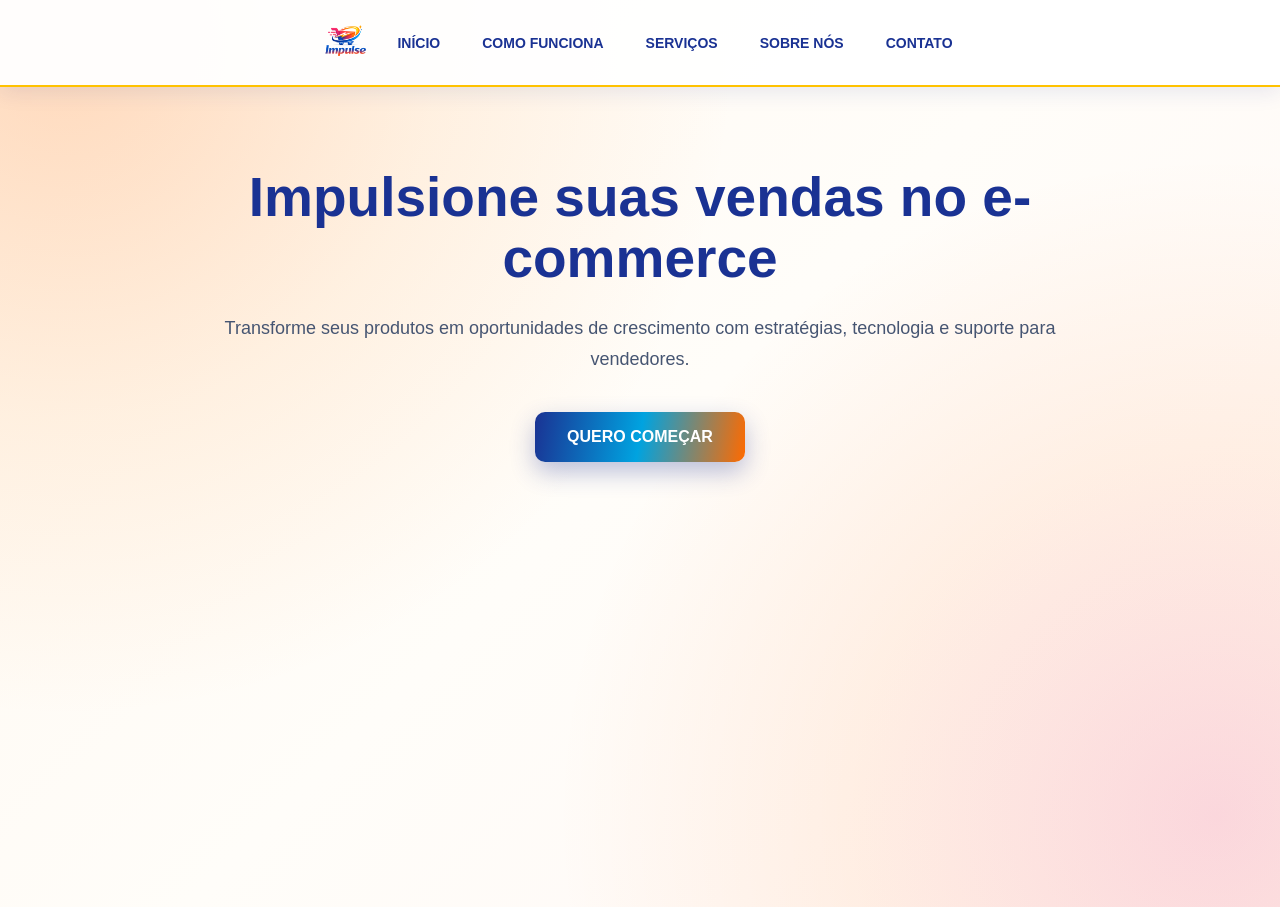
<file: index.html>
<!DOCTYPE html>
<html lang="pt-BR">

<head>
    <meta charset="UTF-8">
    <meta name="viewport" content="width=device-width, initial-scale=1.0">

    <title>Impulse</title>

    <link rel="stylesheet" href="style.css">
</head>

<body>

    <header>

        <nav>

            <a href="index.html" class="logo">
                <img src="logo.jpg"
            </a>

            <a href="index.html">
                <button>INÍCIO</button>
            </a>

            <a href="como-funciona.html">
                <button>COMO FUNCIONA</button>
            </a>

            <a href="servico.html">
                <button>SERVIÇOS</button>
            </a>

            <a href="sobre.html">
                <button>SOBRE NÓS</button>
            </a>

            <a href="contato.html">
                <button>CONTATO</button>
            </a>

        </nav>

    </header>


    <main>

        <section>

            <h1>
                Impulsione suas vendas no e-commerce
            </h1>

            <p>
                Transforme seus produtos em oportunidades de crescimento
                com estratégias, tecnologia e suporte para vendedores.
            </p>

            <a href="Problemas.html">
                <button>
                    QUERO COMEÇAR
                </button>
            </a>

        </section>

    </main>

</body>

</html>
</file>
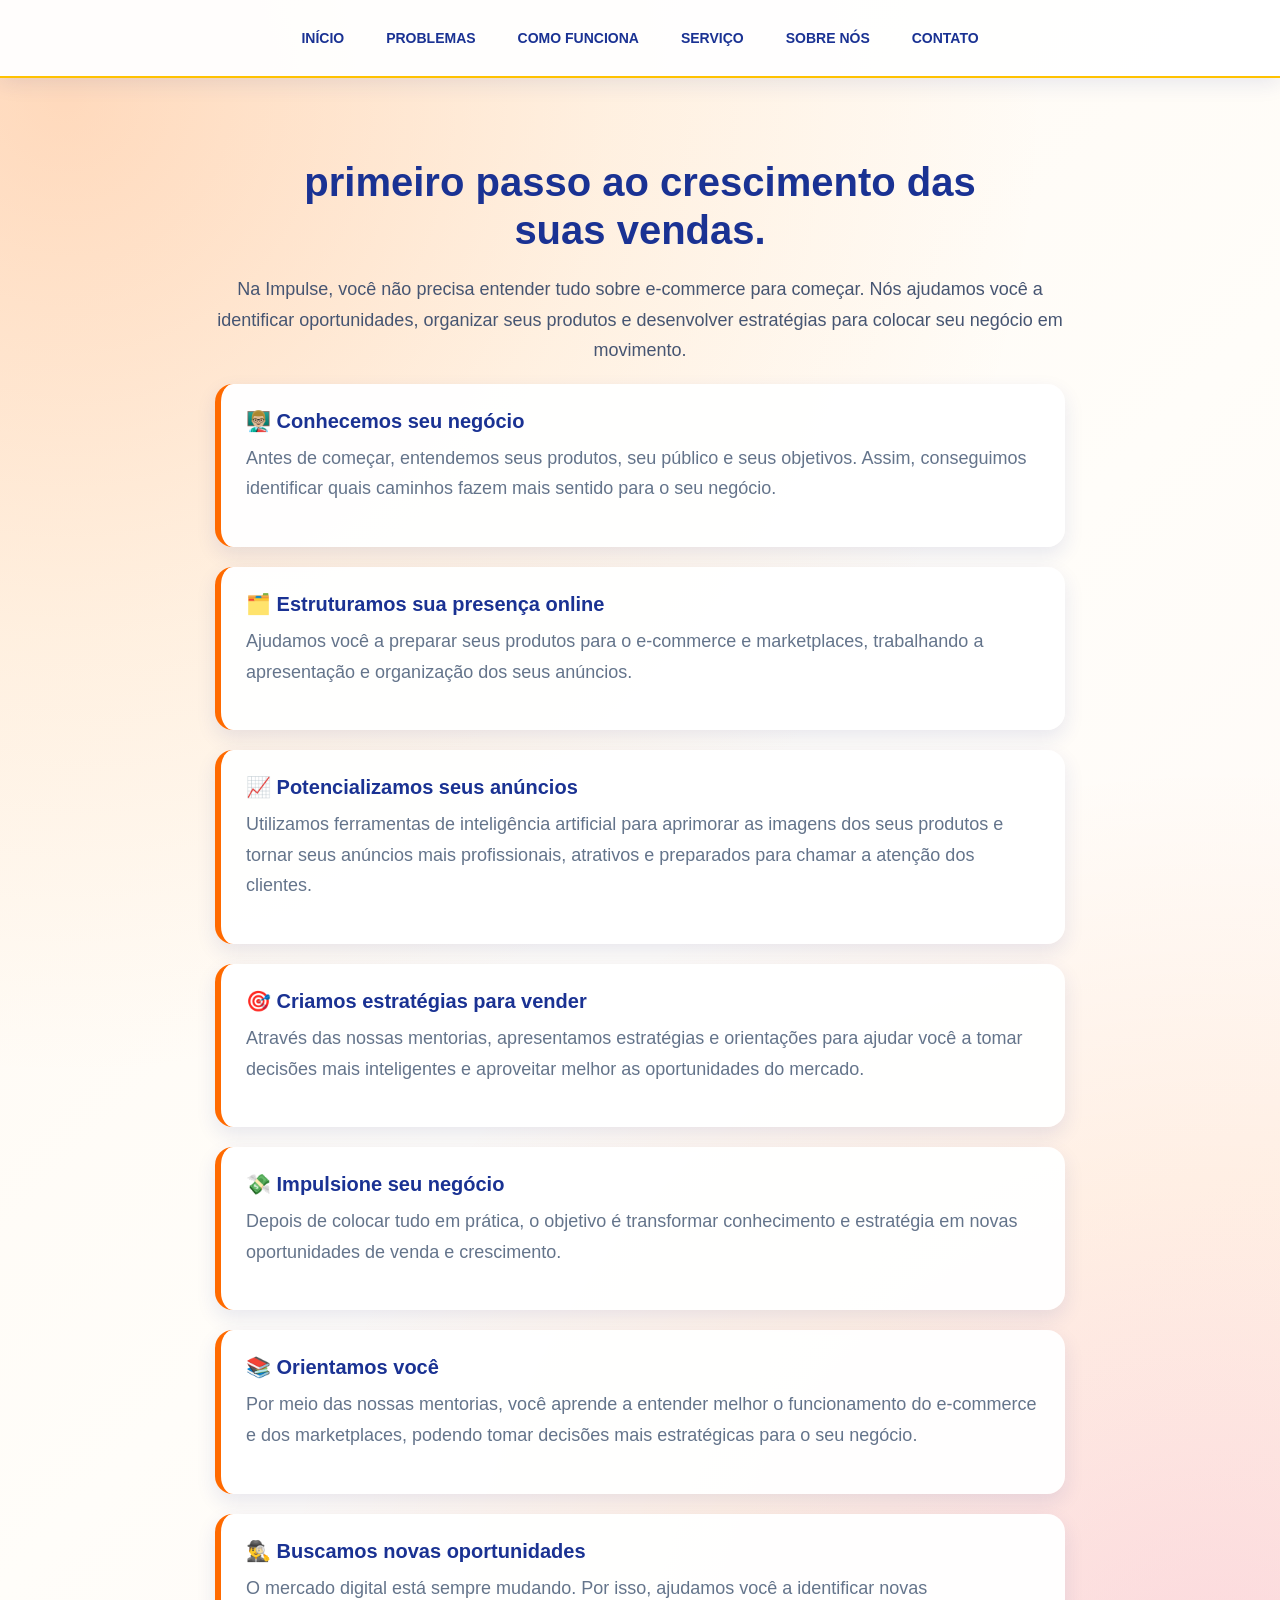
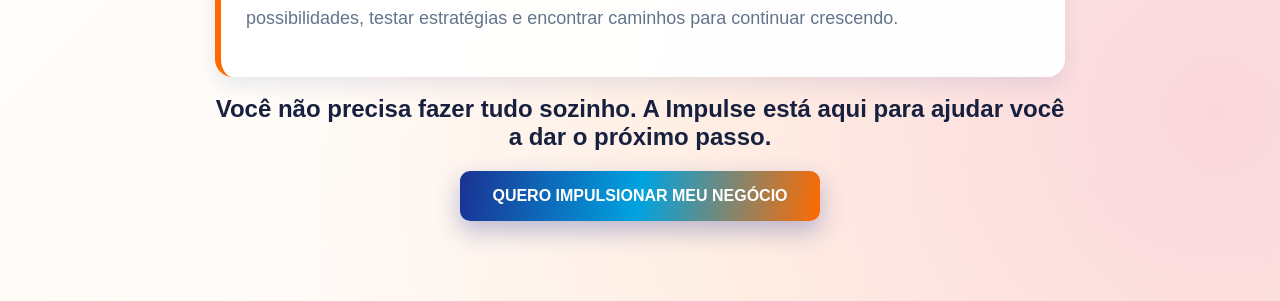
<file: comofunciona.html>
<!DOCTYPE html>
<html lang="pt-BR">

<head>
    <meta charset="UTF-8">
    <meta name="viewport" content="width=device-width, initial-scale=1.0">
    <title>Como Funciona</title>
    <link rel="stylesheet" href="style.css">
</head>

<body>

    <header>
        <nav>
            <a href="index.html"><button>INÍCIO</button></a>
            <a href="Problemas.html"><button>PROBLEMAS</button></a>
            <a href="comofunciona.html"><button>COMO FUNCIONA</button></a>
            <a href="servico.html"><button>SERVIÇO</button></a>
            <a href="sobre.html"><button>SOBRE NÓS</button></a>
            <a href="contato.html"><button>CONTATO</button></a>
        </nav>
    </header>

    <main>

        <section>
            <h2 class="titulo-principal"> primeiro passo ao crescimento das suas vendas.</h2>

            <p>
                Na Impulse, você não precisa entender tudo sobre e-commerce para começar.
                Nós ajudamos você a identificar oportunidades, organizar seus produtos
                e desenvolver estratégias para colocar seu negócio em movimento.
            </p>
        </section>

        <section>

            <ul class="etapas">

                <li>
                    <h3>👨🏼‍🏫 Conhecemos seu negócio</h3>
                    <p>
                        Antes de começar, entendemos seus produtos, seu público e seus objetivos.
                        Assim, conseguimos identificar quais caminhos fazem mais sentido para o seu negócio.
                    </p>
                </li>

                <li>
                    <h3>🗂️ Estruturamos sua presença online</h3>
                    <p>
                        Ajudamos você a preparar seus produtos para o e-commerce e marketplaces,
                        trabalhando a apresentação e organização dos seus anúncios.
                    </p>
                </li>

                <li>
                    <h3>📈 Potencializamos seus anúncios</h3>
                    <p>
                        Utilizamos ferramentas de inteligência artificial para aprimorar as imagens
                        dos seus produtos e tornar seus anúncios mais profissionais, atrativos
                        e preparados para chamar a atenção dos clientes.
                    </p>
                </li>

                <li>
                    <h3>🎯 Criamos estratégias para vender</h3>
                    <p>
                        Através das nossas mentorias, apresentamos estratégias e orientações
                        para ajudar você a tomar decisões mais inteligentes e aproveitar melhor
                        as oportunidades do mercado.
                    </p>
                </li>

                <li>
                    <h3>💸 Impulsione seu negócio</h3>
                    <p>
                        Depois de colocar tudo em prática, o objetivo é transformar conhecimento
                        e estratégia em novas oportunidades de venda e crescimento.
                    </p>
                </li>

                <li>
                    <h3>📚 Orientamos você</h3>
                    <p>
                        Por meio das nossas mentorias, você aprende a entender melhor o funcionamento
                        do e-commerce e dos marketplaces, podendo tomar decisões mais estratégicas
                        para o seu negócio.
                    </p>
                </li>

                <li>
                    <h3>🕵️‍♂️ Buscamos novas oportunidades</h3>
                    <p>
                        O mercado digital está sempre mudando. Por isso, ajudamos você a identificar
                        novas possibilidades, testar estratégias e encontrar caminhos para continuar crescendo.
                    </p>
                </li>

            </ul>

        </section>

        <section>
            <br>

            <h2 class="frase-final">
                Você não precisa fazer tudo sozinho.
                A Impulse está aqui para ajudar você a dar o próximo passo.
            </h2>

            <a href="servico.html">
                <button class="botao-final"> QUERO IMPULSIONAR MEU NEGÓCIO </button>
            </a>

        </section>

    </main>

</body>

</html>
</file>
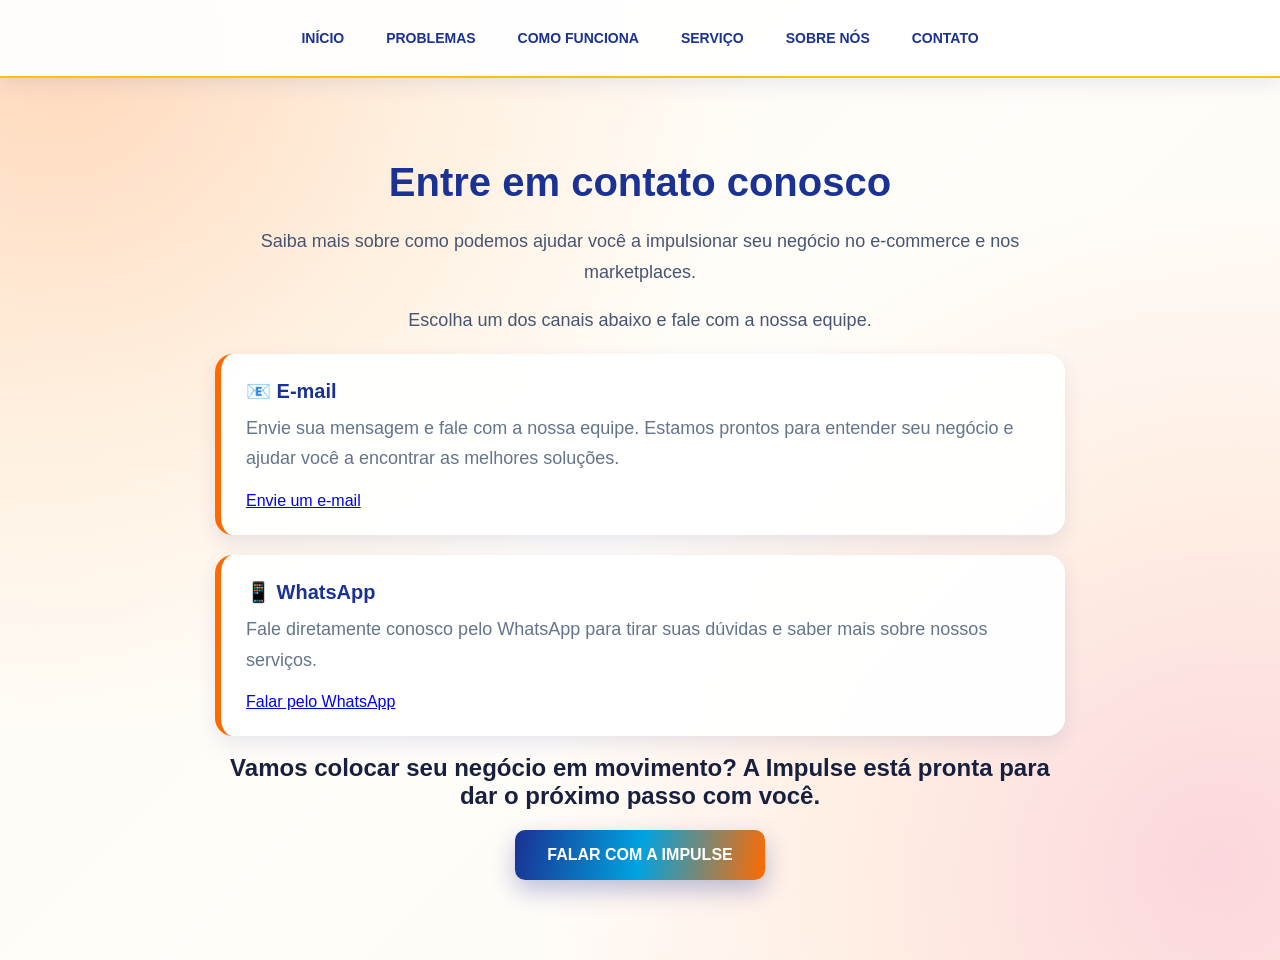
<file: contato.html>
<!DOCTYPE html>
<html lang="pt-BR">

<head>
    <meta charset="UTF-8">
    <meta name="viewport" content="width=device-width, initial-scale=1.0">

    <title>Contato</title>

    <link rel="stylesheet" href="style.css">
</head>

<body>

    <header>

        <nav>

            <a href="index.html">
                <button>INÍCIO</button>
            </a>

            <a href="Problemas.html">
                <button>PROBLEMAS</button>
            </a>

            <a href="comofunciona.html">
                <button>COMO FUNCIONA</button>
            </a>

            <a href="servico.html">
                <button>SERVIÇO</button>
            </a>

            <a href="sobre.html">
                <button>SOBRE NÓS</button>
            </a>

            <a href="contato.html">
                <button>CONTATO</button>
            </a>

        </nav>

    </header>


    <main>

        <!-- INTRODUÇÃO -->

        <section>

            <h2 class="titulo-principal">
                Entre em contato conosco
            </h2>

            <p>
                Saiba mais sobre como podemos ajudar você a
                impulsionar seu negócio no e-commerce e nos marketplaces.
            </p>

            <p>
                Escolha um dos canais abaixo e fale com a nossa equipe.
            </p>

        </section>


        <!-- CANAIS DE CONTATO -->

        <section>

            <ul class="etapas">

                <li>

                    <h3>📧 E-mail</h3>

                    <p>
                        Envie sua mensagem e fale com a nossa equipe.
                        Estamos prontos para entender seu negócio
                        e ajudar você a encontrar as melhores soluções.
                    </p>

                    <a href="mailto:contato@impulse.com">
                        Envie um e-mail
                    </a>

                </li>


                <li>

                    <h3>📱 WhatsApp</h3>

                    <p>
                        Fale diretamente conosco pelo WhatsApp
                        para tirar suas dúvidas e saber mais
                        sobre nossos serviços.
                    </p>

                    <a href="tel:+5513999999999">
                        Falar pelo WhatsApp
                    </a>

                </li>

            </ul>

        </section>


        <!-- FRASE FINAL -->

        <section>

            <br>

            <h2 class="frase-final">
                Vamos colocar seu negócio em movimento?
                A Impulse está pronta para dar o próximo passo com você.
            </h2>

            <a href="mailto:contato@impulse.com">

                <button class="botao-final">
                    FALAR COM A IMPULSE
                </button>

            </a>

        </section>


    </main>

</body>

</html>
</file>
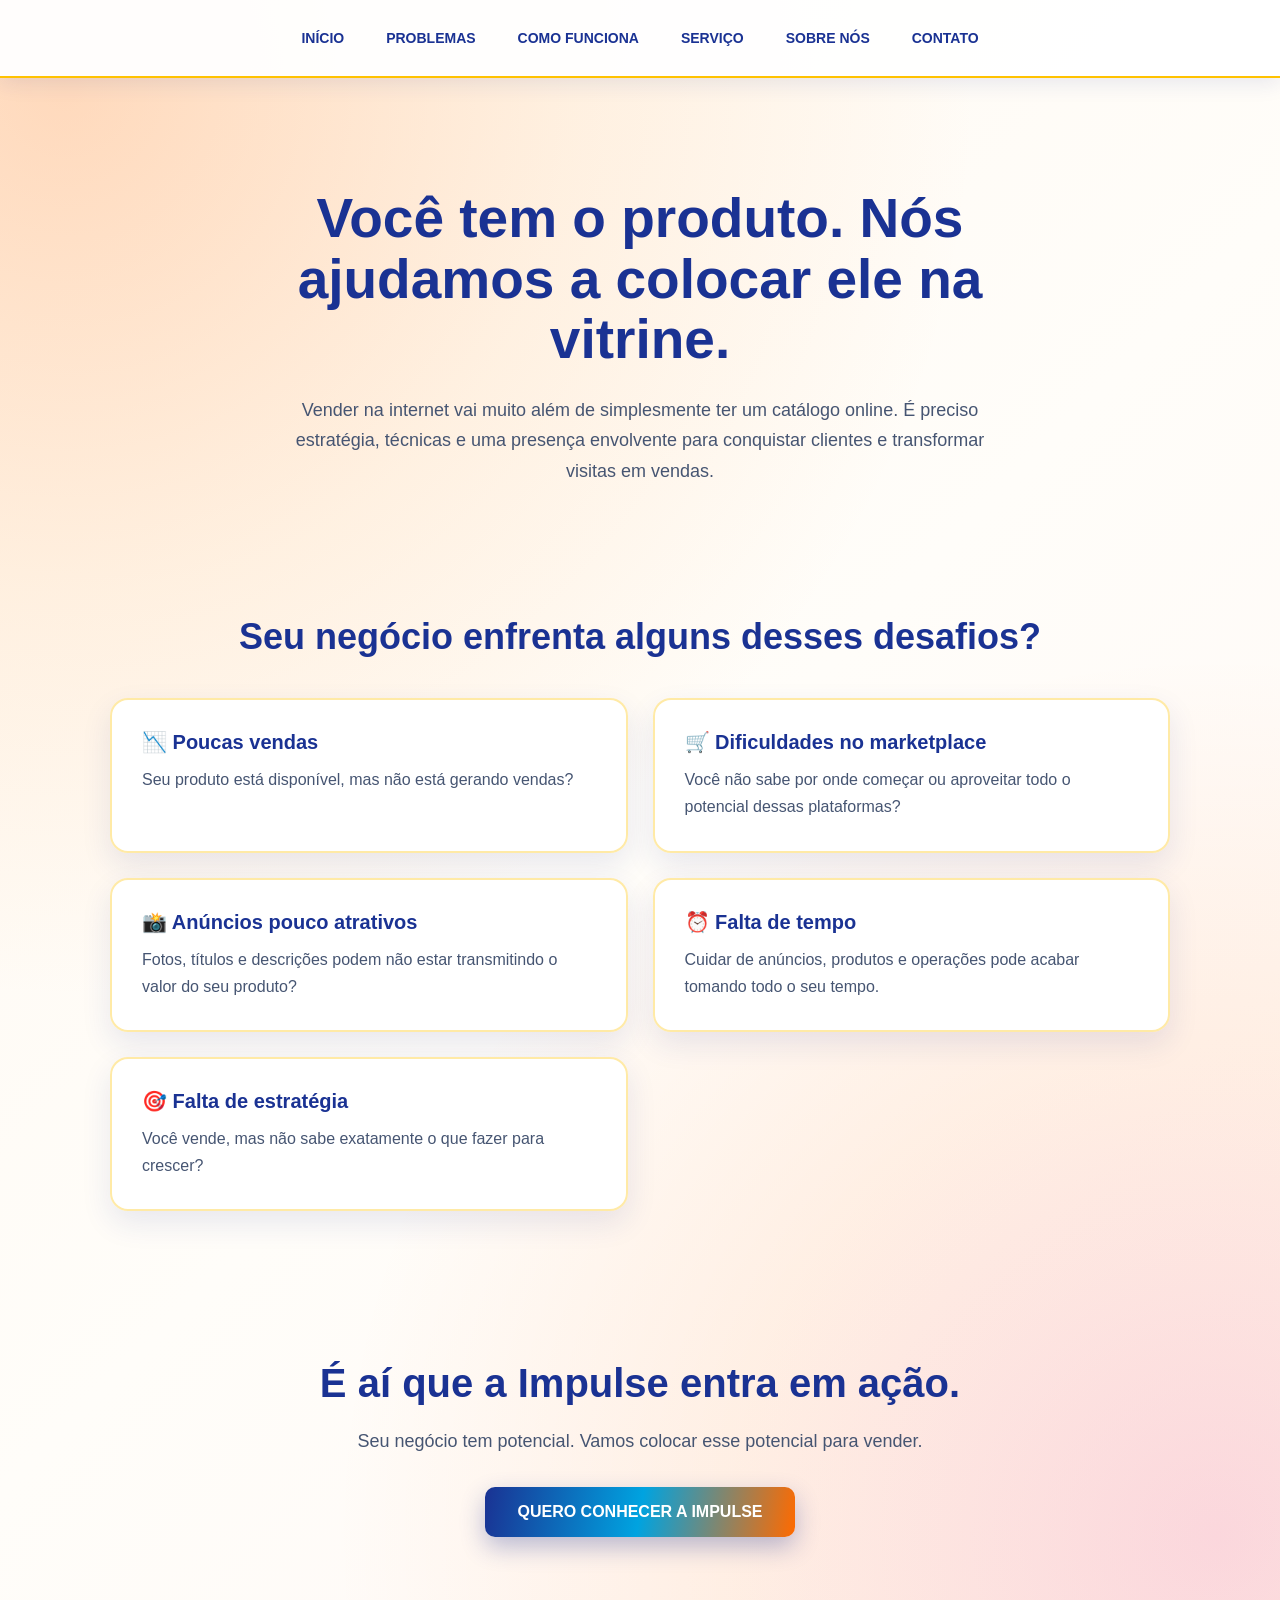
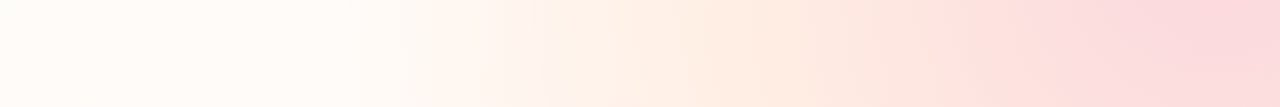
<file: Problemas.html>
<!DOCTYPE html>
<html lang="pt-BR">

<head>
    <meta charset="UTF-8">
    <meta name="viewport" content="width=device-width, initial-scale=1.0">
    <title>Problemas - Impulse</title>

    <link rel="stylesheet" href="style.css">
</head>

<body>

    <header>
        <nav>
            <a href="index.html"><button>INÍCIO</button></a>
            <a href="Problemas.html"><button>PROBLEMAS</button></a>
            <a href="comofunciona.html"><button>COMO FUNCIONA</button></a>
            <a href="servico.html"><button>SERVIÇO</button></a>
            <a href="sobre.html"><button>SOBRE NÓS</button></a>
            <a href="contato.html"><button>CONTATO</button></a>
        </nav>
    </header>

    <main class="pagina-problemas">

        <section class="intro-problemas">

            <h1>Você tem o produto. Nós ajudamos a colocar ele na vitrine.</h1>

            <p>
                Vender na internet vai muito além de simplesmente ter um
                catálogo online. É preciso estratégia, técnicas e uma
                presença envolvente para conquistar clientes e transformar
                visitas em vendas.
            </p>

        </section>

        <section class="desafios">

            <h2>Seu negócio enfrenta alguns desses desafios?</h2>

            <div class="cards-problemas">

                <div class="card-problema">
                    <h3>📉 Poucas vendas</h3>
                    <p>
                        Seu produto está disponível, mas não está gerando vendas?
                    </p>
                </div>

                <div class="card-problema">
                    <h3>🛒 Dificuldades no marketplace</h3>
                    <p>
                        Você não sabe por onde começar ou aproveitar todo
                        o potencial dessas plataformas?
                    </p>
                </div>

                <div class="card-problema">
                    <h3>📸 Anúncios pouco atrativos</h3>
                    <p>
                        Fotos, títulos e descrições podem não estar
                        transmitindo o valor do seu produto?
                    </p>
                </div>

                <div class="card-problema">
                    <h3>⏰ Falta de tempo</h3>
                    <p>
                        Cuidar de anúncios, produtos e operações pode acabar
                        tomando todo o seu tempo.
                    </p>
                </div>

                <div class="card-problema">
                    <h3>🎯 Falta de estratégia</h3>
                    <p>
                        Você vende, mas não sabe exatamente o que fazer
                        para crescer?
                    </p>
                </div>

            </div>

        </section>

        <section class="solucao">

            <h2>É aí que a Impulse entra em ação.</h2>

            <p>
                Seu negócio tem potencial. Vamos colocar esse potencial para vender.
            </p>

            <a href="comofunciona.html">
                <button>QUERO CONHECER A IMPULSE</button>
            </a>

        </section>

    </main>

</body>

</html>
</file>
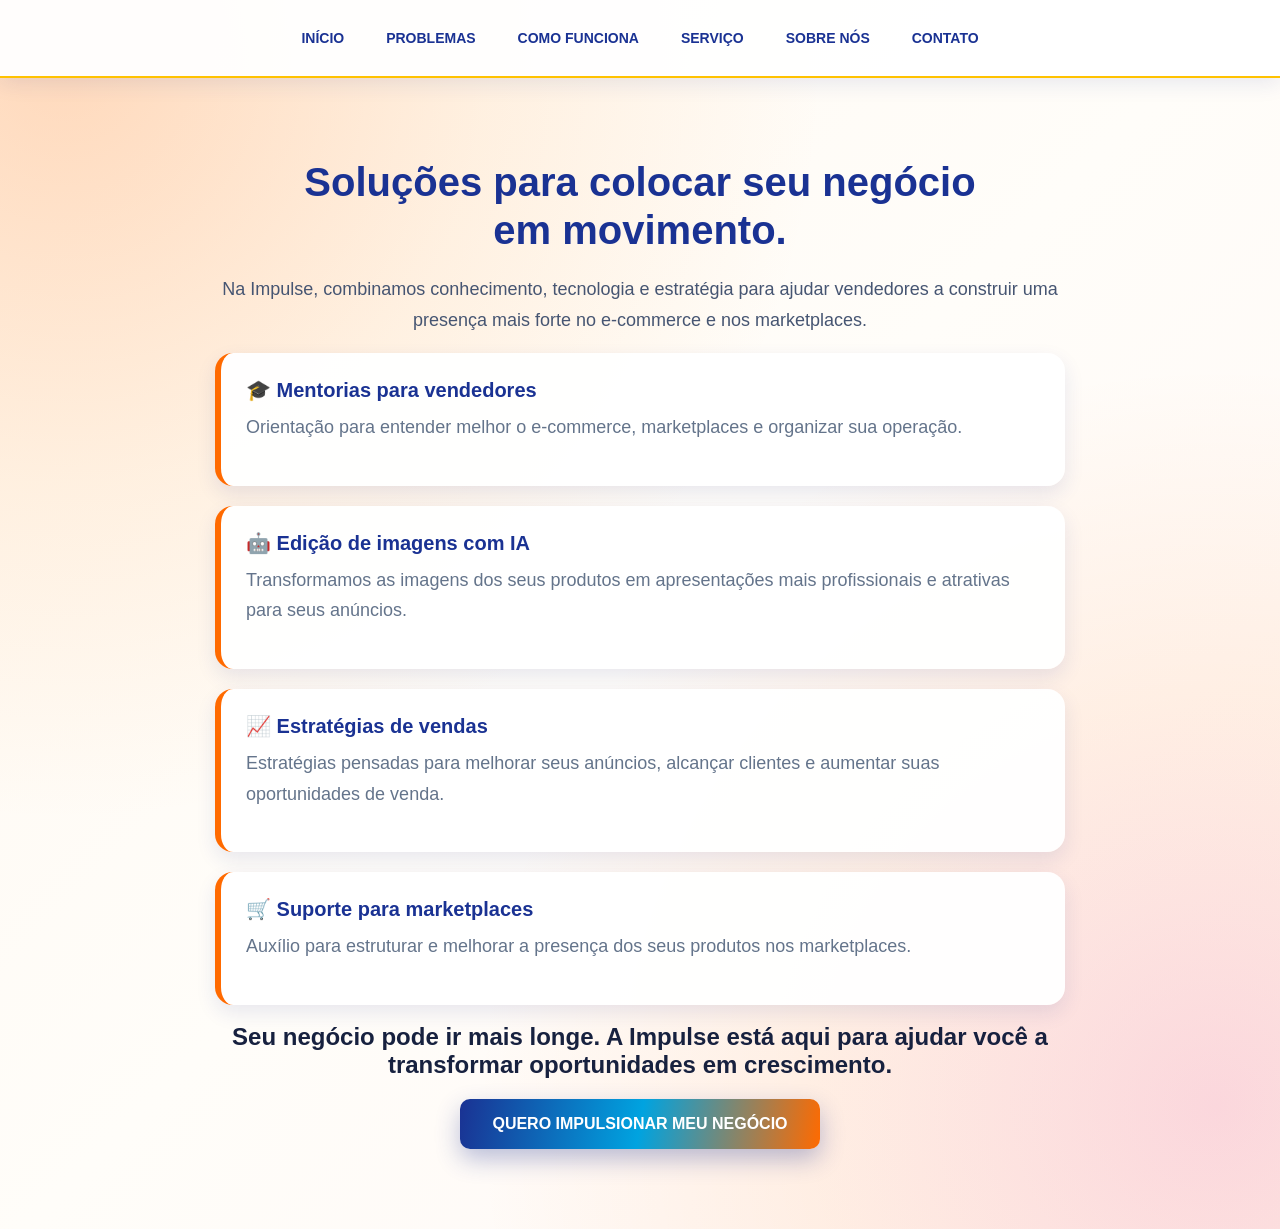
<file: servico.html>
<!DOCTYPE html>
<html lang="pt-BR">

<head>
    <meta charset="UTF-8">
    <meta name="viewport" content="width=device-width, initial-scale=1.0">

    <title>Serviços</title>

    <link rel="stylesheet" href="style.css">
</head>

<body>

    <header>

        <nav>

            <a href="index.html">
                <button>INÍCIO</button>
            </a>

            <a href="Problemas.html">
                <button>PROBLEMAS</button>
            </a>

            <a href="comofunciona.html">
                <button>COMO FUNCIONA</button>
            </a>

            <a href="servico.html">
                <button>SERVIÇO</button>
            </a>

            <a href="sobre.html">
                <button>SOBRE NÓS</button>
            </a>

            <a href="contato.html">
                <button>CONTATO</button>
            </a>

        </nav>

    </header>


    <main>

        <!-- INTRODUÇÃO -->

        <section>

            <h2 class="titulo-principal">
                Soluções para colocar seu negócio em movimento.
            </h2>

            <p>
                Na Impulse, combinamos conhecimento, tecnologia e estratégia
                para ajudar vendedores a construir uma presença mais forte
                no e-commerce e nos marketplaces.
            </p>

        </section>


        <!-- SERVIÇOS -->

        <section>

            <ul class="etapas">

                <li>

                    <h3>🎓 Mentorias para vendedores</h3>

                    <p>
                        Orientação para entender melhor o e-commerce,
                        marketplaces e organizar sua operação.
                    </p>

                </li>


                <li>

                    <h3>🤖 Edição de imagens com IA</h3>

                    <p>
                        Transformamos as imagens dos seus produtos em
                        apresentações mais profissionais e atrativas
                        para seus anúncios.
                    </p>

                </li>


                <li>

                    <h3>📈 Estratégias de vendas</h3>

                    <p>
                        Estratégias pensadas para melhorar seus anúncios,
                        alcançar clientes e aumentar suas oportunidades
                        de venda.
                    </p>

                </li>


                <li>

                    <h3>🛒 Suporte para marketplaces</h3>

                    <p>
                        Auxílio para estruturar e melhorar a presença
                        dos seus produtos nos marketplaces.
                    </p>

                </li>

            </ul>

        </section>


        <!-- FRASE FINAL -->

        <section>

            <br>

            <h2 class="frase-final">
                Seu negócio pode ir mais longe.
                A Impulse está aqui para ajudar você a transformar
                oportunidades em crescimento.
            </h2>

            <a href="contato.html">

                <button class="botao-final">
                    QUERO IMPULSIONAR MEU NEGÓCIO
                </button>

            </a>

        </section>


    </main>

</body>

</html>
</file>
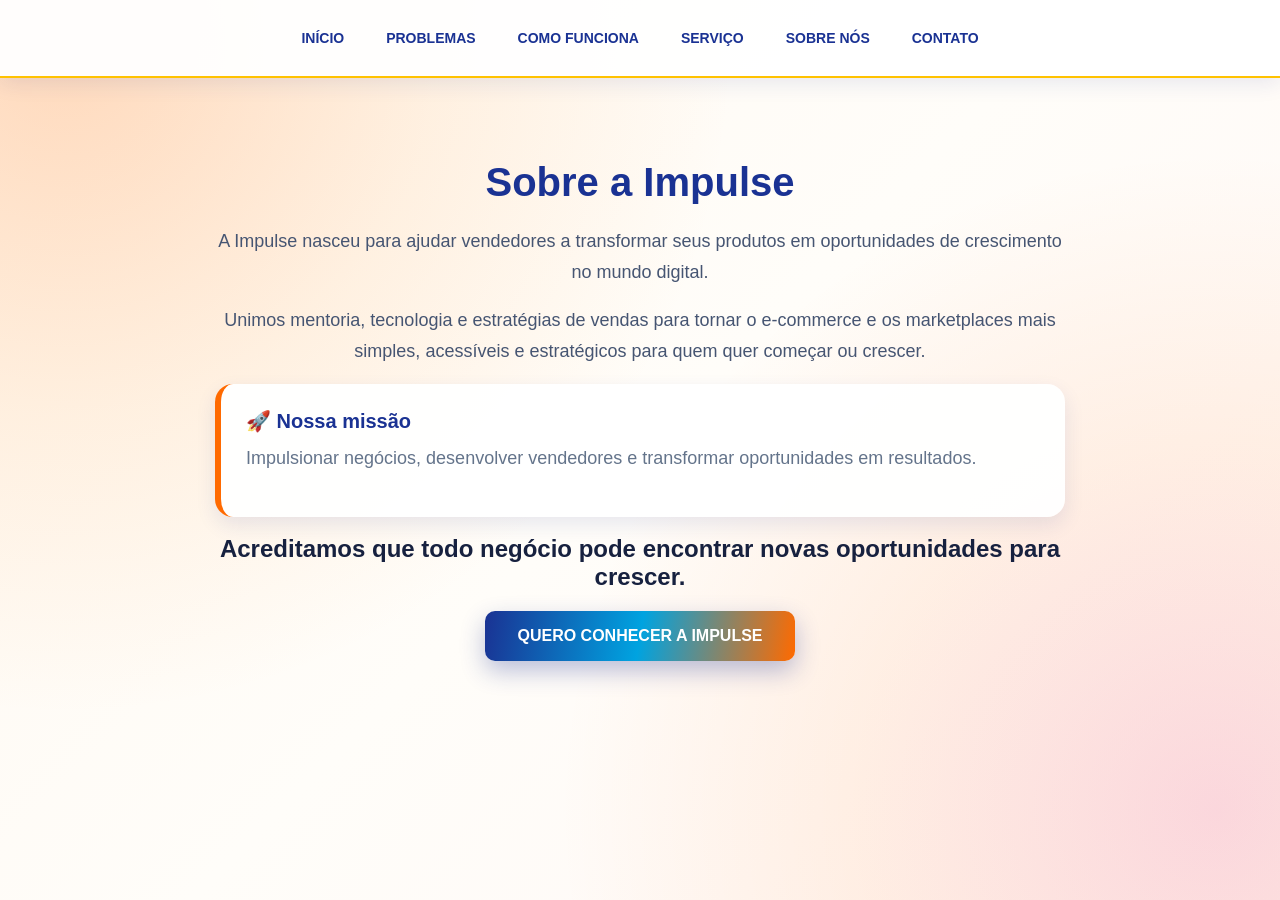
<file: sobre.html>
<!DOCTYPE html>
<html lang="pt-BR">

<head>
    <meta charset="UTF-8">
    <meta name="viewport" content="width=device-width, initial-scale=1.0">

    <title>Sobre Nós</title>

    <link rel="stylesheet" href="style.css">
</head>

<body>

    <header>

        <nav>

            <a href="index.html">
                <button>INÍCIO</button>
            </a>

            <a href="Problemas.html">
                <button>PROBLEMAS</button>
            </a>

            <a href="comofunciona.html">
                <button>COMO FUNCIONA</button>
            </a>

            <a href="servico.html">
                <button>SERVIÇO</button>
            </a>

            <a href="sobre.html">
                <button>SOBRE NÓS</button>
            </a>

            <a href="contato.html">
                <button>CONTATO</button>
            </a>

        </nav>

    </header>


    <main>

        <!-- INTRODUÇÃO -->

        <section>

            <h2 class="titulo-principal">
                Sobre a Impulse
            </h2>

            <p>
                A Impulse nasceu para ajudar vendedores a transformar
                seus produtos em oportunidades de crescimento no mundo digital.
            </p>

            <p>
                Unimos mentoria, tecnologia e estratégias de vendas para tornar
                o e-commerce e os marketplaces mais simples, acessíveis e
                estratégicos para quem quer começar ou crescer.
            </p>

        </section>


        <!-- NOSSA MISSÃO -->

        <section>

            <ul class="etapas">

                <li>

                    <h3>🚀 Nossa missão</h3>

                    <p>
                        Impulsionar negócios, desenvolver vendedores e
                        transformar oportunidades em resultados.
                    </p>

                </li>

            </ul>

        </section>


        <!-- FRASE FINAL -->

        <section>

            <br>

            <h2 class="frase-final">
                Acreditamos que todo negócio pode encontrar novas
                oportunidades para crescer.
            </h2>

            <a href="contato.html">

                <button class="botao-final">
                    QUERO CONHECER A IMPULSE
                </button>

            </a>

        </section>


    </main>

</body>

</html>
</file>
<file: style.css>
* {
    margin: 0;
    padding: 0;
    box-sizing: border-box;
}


/* =========================
   FUNDO
========================= */

body {
    font-family: Arial, Helvetica, sans-serif;
    color: #17213f;

    background:
        radial-gradient(
            circle at 5% 5%,
            rgba(255, 106, 0, 0.22) 0%,
            rgba(255, 166, 80, 0.12) 25%,
            transparent 45%
        ),
        radial-gradient(
            circle at 95% 90%,
            rgba(230, 43, 90, 0.16) 0%,
            rgba(255, 106, 0, 0.08) 25%,
            transparent 45%
        ),
        linear-gradient(
            135deg,
            #fff8f0 0%,
            #fffdf9 50%,
            #fff7f5 100%
        );

    min-height: 100vh;
}


/* =========================
   MENU
========================= */

header {
    width: 100%;
    padding: 20px 8%;

    background: rgba(255, 255, 255, 0.95);

    border-bottom: 2px solid #FFC200;

    box-shadow: 0 5px 20px rgba(26, 50, 147, 0.10);

    position: relative;
    z-index: 10;
}

nav {
    display: flex;
    justify-content: center;
    align-items: center;
    gap: 10px;
}

nav a {
    text-decoration: none;
}


/* =========================
   LOGO
========================= */

.logo {
    display: flex;

    align-items: center;

    margin-right: 15px;

    width: 45px;

    height: 45px;

    flex-shrink: 0;
}

.logo img {
    width: 70px !important;

    height: 70px !important;

    max-width: 70px !important;

    max-height: 70px !important;

    object-fit: contain;

    display: block;
}


/* =========================
   BOTÕES DO MENU
========================= */

nav button {
    background: transparent;

    border: none;

    padding: 10px 16px;

    border-radius: 8px;

    color: #1A3293;

    font-size: 14px;

    font-weight: 700;

    cursor: pointer;

    transition: 0.3s;
}

nav button:hover {
    color: white;

    background: #1A3293;

    transform: translateY(-2px);
}


/* =========================
   PÁGINA PRINCIPAL
========================= */

main {
    min-height: calc(100vh - 80px);

    padding: 80px 20px;
}

main section {
    max-width: 850px;

    margin: 0 auto;

    text-align: center;
}

main h1 {
    font-size: 55px;

    line-height: 1.1;

    margin-bottom: 25px;

    color: #1A3293;
}

main p {
    font-size: 18px;

    line-height: 1.7;

    color: #465572;

    margin-bottom: 18px;
}


/* =========================
   BOTÕES
========================= */

main button {
    margin-top: 20px;

    padding: 16px 32px;

    border: none;

    border-radius: 10px;

    background: linear-gradient(
        100deg,
        #1A3293,
        #00A3E0,
        #FF6A00
    );

    color: white;

    font-size: 16px;

    font-weight: bold;

    cursor: pointer;

    box-shadow:
        0 10px 25px rgba(26, 50, 147, 0.30);

    transition: 0.3s;
}

main button:hover {
    transform: translateY(-4px);

    background: linear-gradient(
        100deg,
        #FF6A00,
        #FFC200,
        #E62B5A
    );

    box-shadow:
        0 15px 30px rgba(230, 43, 90, 0.25);
}


/* =========================
   PÁGINA PROBLEMAS
========================= */

.pagina-problemas {
    background: transparent;
}

.intro-problemas {
    padding-top: 30px;

    padding-bottom: 70px;
}

.intro-problemas h1 {
    max-width: 850px;

    margin: 0 auto 25px;
}

.intro-problemas p {
    max-width: 700px;

    margin: 0 auto;
}


/* =========================
   DESAFIOS
========================= */

.desafios {
    max-width: 1100px !important;

    padding: 60px 20px;
}

.desafios h2 {
    font-size: 36px;

    margin-bottom: 40px;

    color: #1A3293;
}

.cards-problemas {
    display: grid;

    grid-template-columns: repeat(2, 1fr);

    gap: 25px;
}

.card-problema {
    background: rgba(255, 255, 255, 0.97);

    padding: 30px;

    border-radius: 18px;

    text-align: left;

    border: 2px solid rgba(255, 194, 0, 0.35);

    box-shadow:
        0 12px 30px rgba(26, 50, 147, 0.10);

    transition: 0.3s;
}

.card-problema:hover {
    transform: translateY(-6px);

    border-color: #FF6A00;

    box-shadow:
        0 18px 35px rgba(255, 106, 0, 0.20);
}

.card-problema h3 {
    font-size: 20px;

    margin-bottom: 12px;

    color: #1A3293;
}

.card-problema p {
    font-size: 16px;

    margin: 0;
}


/* =========================
   SOLUÇÃO
========================= */

.solucao {
    padding: 90px 20px;
}

.solucao h2 {
    font-size: 40px;

    margin-bottom: 20px;

    color: #1A3293;
}

.solucao p {
    margin-bottom: 10px;
}


/* =========================
   COMO FUNCIONA
========================= */

.introducao {
    margin-bottom: 50px;
}

.introducao p {
    line-height: 1.6;

    max-width: 700px;

    text-align: center;

    margin: 0 auto;
}

.titulo-principal {
    color: #1A3293;

    font-size: 40px;

    text-align: center;

    line-height: 1.2;

    max-width: 700px;

    margin: 0 auto 20px;

    font-weight: 700;
}


/* =========================
   ETAPAS
========================= */

.etapas {
    list-style: none;

    padding-left: 0;

    display: flex;

    flex-direction: column;

    gap: 20px;

    max-width: 900px;

    margin: 0 auto;
}

.etapas li {
    background: rgba(255, 255, 255, 0.97);

    border-radius: 18px;

    padding: 25px;

    border-left: 6px solid #FF6A00;

    box-shadow:
        0 8px 20px rgba(26, 50, 147, 0.10);

    text-align: left;

    transition: 0.3s;
}

.etapas li:hover {
    transform: translateY(-5px);

    border-left-color: #E62B5A;

    box-shadow:
        0 14px 30px rgba(230, 43, 90, 0.18);
}

.etapas h3 {
    color: #1A3293;

    font-size: 20px;

    margin-bottom: 10px;
}

.etapas p {
    color: #64748b
</file>
